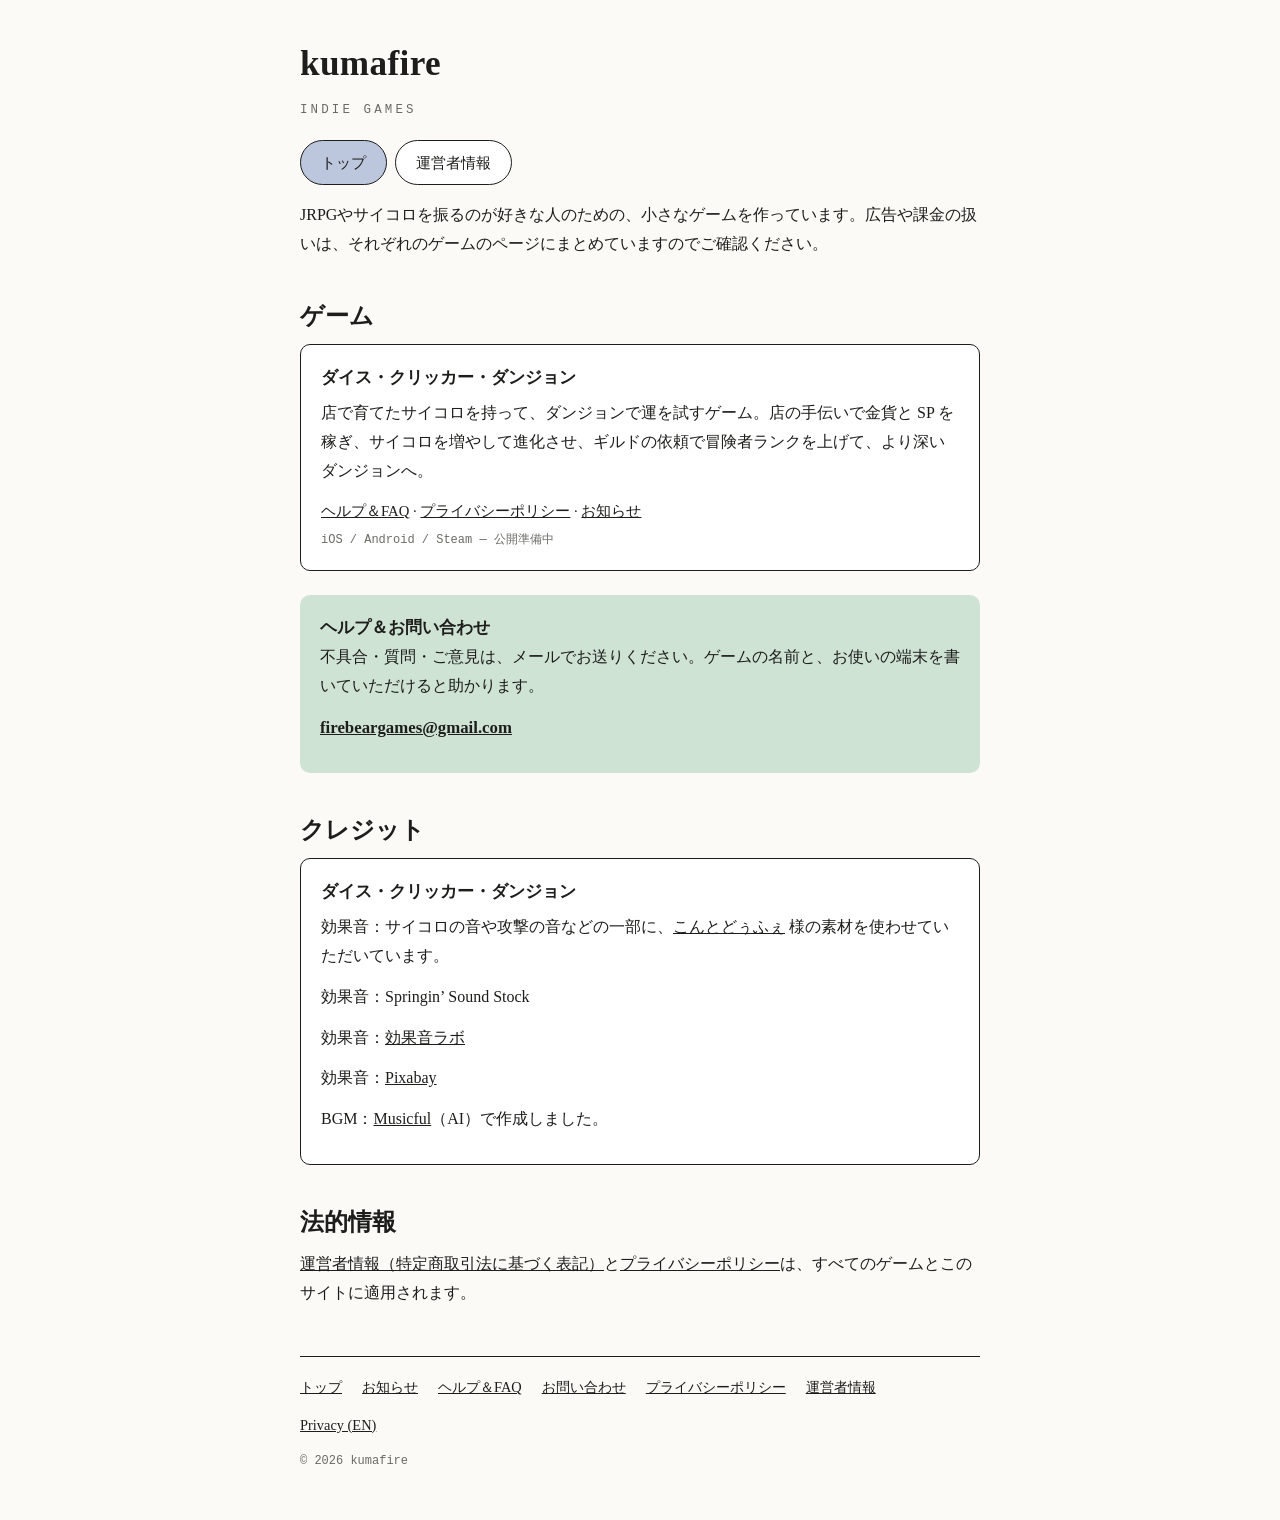
<file: index.html>
<!doctype html>
<html lang="ja"><head><meta charset="utf-8"><meta name="viewport" content="width=device-width,initial-scale=1">
<title>トップ｜kumafire</title><link rel="stylesheet" href="style.css"></head>
<body><div class="wrap">
<h1>kumafire</h1><div class="sub">INDIE GAMES</div>
<nav><a href="index.html" class="on">トップ</a><a href="about.html">運営者情報</a></nav>
<p>JRPGやサイコロを振るのが好きな人のための、小さなゲームを作っています。広告や課金の扱いは、それぞれのゲームのページにまとめていますのでご確認ください。</p>
<h2>ゲーム</h2>
<div class="card">
<h3>ダイス・クリッカー・ダンジョン</h3>
<p>店で育てたサイコロを持って、ダンジョンで運を試すゲーム。店の手伝いで金貨と SP を稼ぎ、サイコロを増やして進化させ、ギルドの依頼で冒険者ランクを上げて、より深いダンジョンへ。</p>
<div class="links"><a href="faq.html">ヘルプ＆FAQ</a> · <a href="privacy.html">プライバシーポリシー</a> · <a href="news.html">お知らせ</a></div>
<div class="meta">iOS / Android / Steam — 公開準備中</div>
</div>
<div class="help"><b>ヘルプ＆お問い合わせ</b>
<p>不具合・質問・ご意見は、メールでお送りください。ゲームの名前と、お使いの端末を書いていただけると助かります。</p>
<p><a href="mailto:firebeargames@gmail.com"><b>firebeargames@gmail.com</b></a></p></div>
<h2>クレジット</h2>
<div class="card">
<h3>ダイス・クリッカー・ダンジョン</h3>
<p>効果音：サイコロの音や攻撃の音などの一部に、<a href="https://conte-de-fees.com/" target="_blank" rel="noopener">こんとどぅふぇ</a> 様の素材を使わせていただいています。</p>
<p>効果音：Springin’ Sound Stock</p>
<p>効果音：<a href="https://soundeffect-lab.info/" target="_blank" rel="noopener">効果音ラボ</a></p>
<p>効果音：<a href="https://pixabay.com/sound-effects/" target="_blank" rel="noopener">Pixabay</a></p>
<p>BGM：<a href="https://www.musicful.ai" target="_blank" rel="noopener">Musicful</a>（AI）で作成しました。</p>
</div>
<h2>法的情報</h2>
<p><a href="about.html">運営者情報（特定商取引法に基づく表記）</a>と<a href="privacy.html">プライバシーポリシー</a>は、すべてのゲームとこのサイトに適用されます。</p>
<footer><a href="index.html">トップ</a><a href="news.html">お知らせ</a><a href="faq.html">ヘルプ＆FAQ</a><a href="contact.html">お問い合わせ</a><a href="privacy.html">プライバシーポリシー</a><a href="about.html">運営者情報</a><a href="privacy_en.html">Privacy (EN)</a><span class="meta">© 2026 kumafire</span></footer>
</div></body></html>
</file>
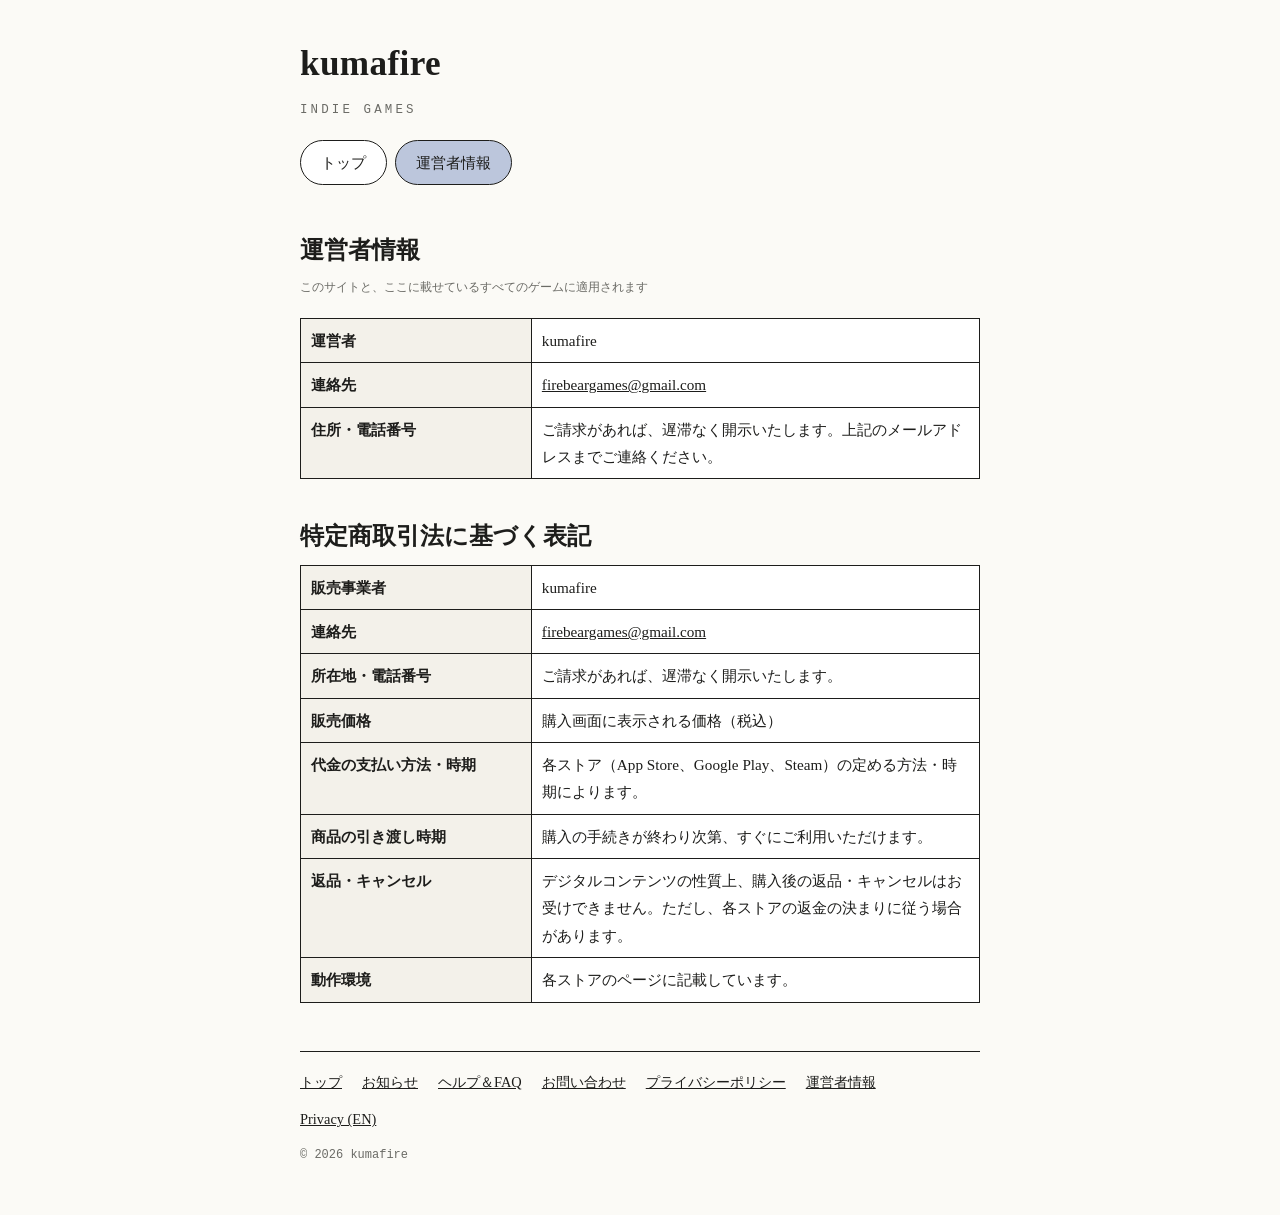
<file: about.html>
<!doctype html>
<html lang="ja"><head><meta charset="utf-8"><meta name="viewport" content="width=device-width,initial-scale=1">
<title>運営者情報｜kumafire</title><link rel="stylesheet" href="style.css"></head>
<body><div class="wrap">
<h1>kumafire</h1><div class="sub">INDIE GAMES</div>
<nav><a href="index.html">トップ</a><a href="about.html" class="on">運営者情報</a></nav>

<h2>運営者情報</h2>
<span class="meta">このサイトと、ここに載せているすべてのゲームに適用されます</span>
<table>
<tr><th>運営者</th><td>kumafire</td></tr>
<tr><th>連絡先</th><td><a href="mailto:firebeargames@gmail.com">firebeargames@gmail.com</a></td></tr>
<tr><th>住所・電話番号</th><td>ご請求があれば、遅滞なく開示いたします。上記のメールアドレスまでご連絡ください。</td></tr>
</table>
<h2>特定商取引法に基づく表記</h2>
<table>
<tr><th>販売事業者</th><td>kumafire</td></tr>
<tr><th>連絡先</th><td><a href="mailto:firebeargames@gmail.com">firebeargames@gmail.com</a></td></tr>
<tr><th>所在地・電話番号</th><td>ご請求があれば、遅滞なく開示いたします。</td></tr>
<tr><th>販売価格</th><td>購入画面に表示される価格（税込）</td></tr>
<tr><th>代金の支払い方法・時期</th><td>各ストア（App Store、Google Play、Steam）の定める方法・時期によります。</td></tr>
<tr><th>商品の引き渡し時期</th><td>購入の手続きが終わり次第、すぐにご利用いただけます。</td></tr>
<tr><th>返品・キャンセル</th><td>デジタルコンテンツの性質上、購入後の返品・キャンセルはお受けできません。ただし、各ストアの返金の決まりに従う場合があります。</td></tr>
<tr><th>動作環境</th><td>各ストアのページに記載しています。</td></tr>
</table>

<footer><a href="index.html">トップ</a><a href="news.html">お知らせ</a><a href="faq.html">ヘルプ＆FAQ</a><a href="contact.html">お問い合わせ</a><a href="privacy.html">プライバシーポリシー</a><a href="about.html">運営者情報</a><a href="privacy_en.html">Privacy (EN)</a><span class="meta">© 2026 kumafire</span></footer>
</div></body></html>
</file>
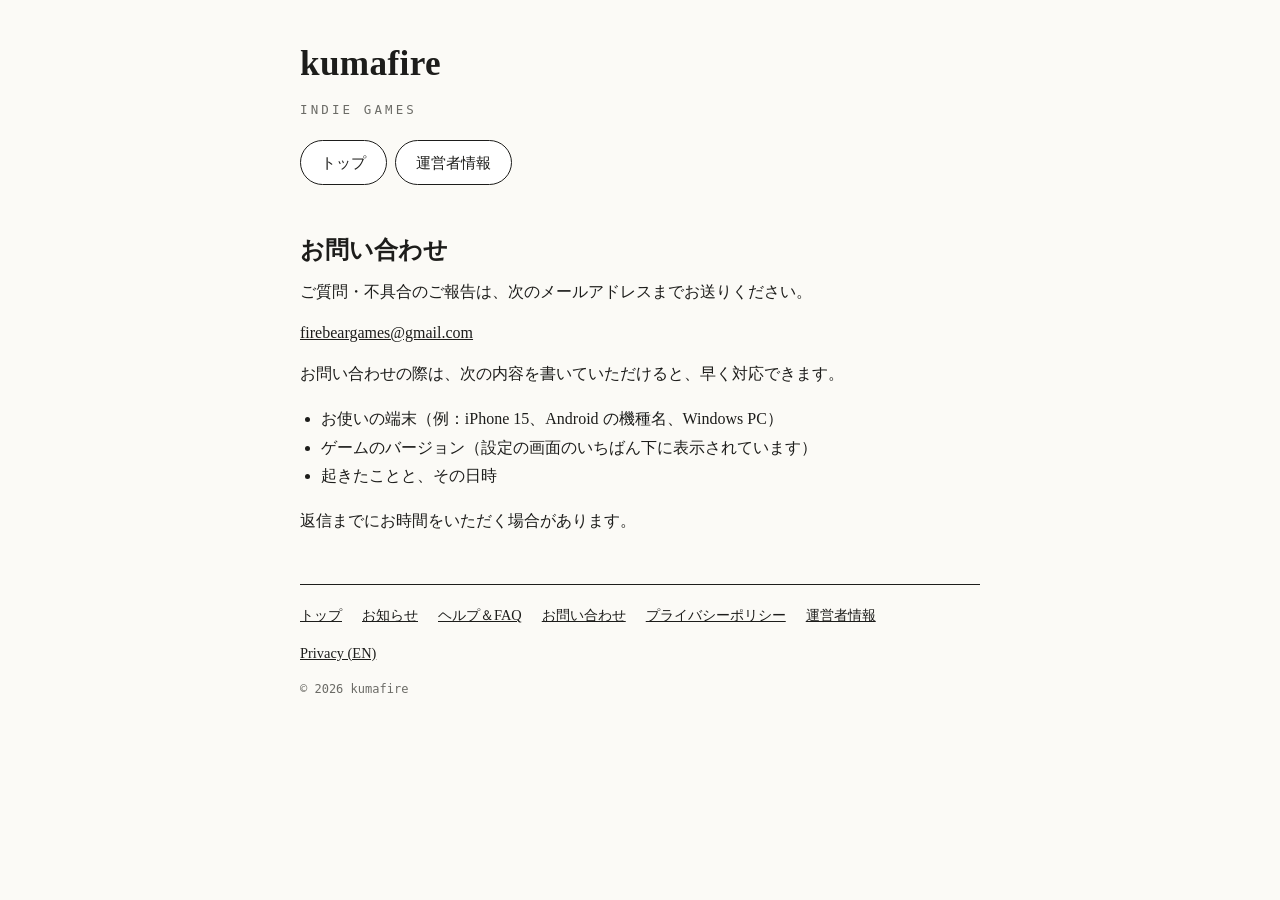
<file: contact.html>
<!doctype html>
<html lang="ja"><head><meta charset="utf-8"><meta name="viewport" content="width=device-width,initial-scale=1">
<title>お問い合わせ｜kumafire</title><link rel="stylesheet" href="style.css"></head>
<body><div class="wrap">
<h1>kumafire</h1><div class="sub">INDIE GAMES</div>
<nav><a href="index.html">トップ</a><a href="about.html">運営者情報</a></nav>

<h2>お問い合わせ</h2>
<p>ご質問・不具合のご報告は、次のメールアドレスまでお送りください。</p>
<p><a href="mailto:firebeargames@gmail.com">firebeargames@gmail.com</a></p>
<p>お問い合わせの際は、次の内容を書いていただけると、早く対応できます。</p>
<ul>
<li>お使いの端末（例：iPhone 15、Android の機種名、Windows PC）</li>
<li>ゲームのバージョン（設定の画面のいちばん下に表示されています）</li>
<li>起きたことと、その日時</li>
</ul>
<p>返信までにお時間をいただく場合があります。</p>

<footer><a href="index.html">トップ</a><a href="news.html">お知らせ</a><a href="faq.html">ヘルプ＆FAQ</a><a href="contact.html">お問い合わせ</a><a href="privacy.html">プライバシーポリシー</a><a href="about.html">運営者情報</a><a href="privacy_en.html">Privacy (EN)</a><span class="meta">© 2026 kumafire</span></footer>
</div></body></html>
</file>
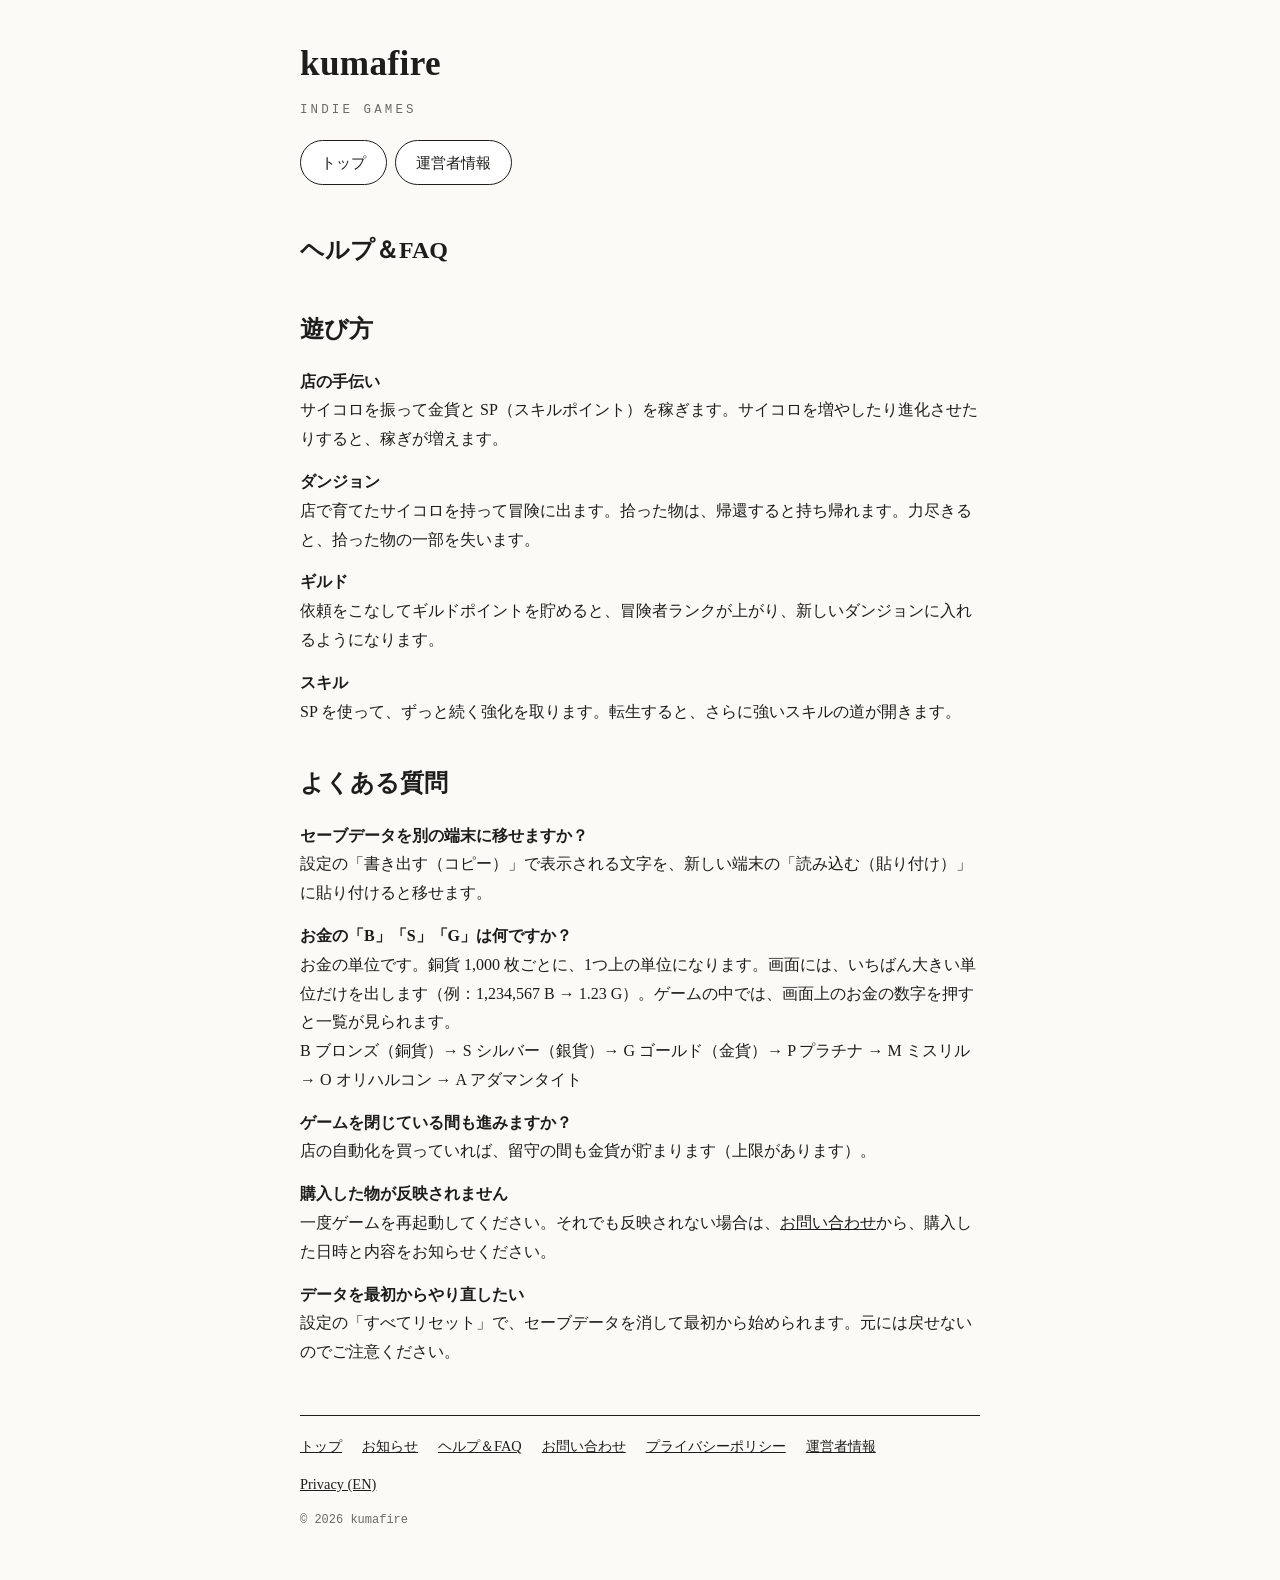
<file: faq.html>
<!doctype html>
<html lang="ja"><head><meta charset="utf-8"><meta name="viewport" content="width=device-width,initial-scale=1">
<title>ヘルプ＆FAQ｜kumafire</title><link rel="stylesheet" href="style.css"></head>
<body><div class="wrap">
<h1>kumafire</h1><div class="sub">INDIE GAMES</div>
<nav><a href="index.html">トップ</a><a href="about.html">運営者情報</a></nav>

<h2>ヘルプ＆FAQ</h2>
<h2>遊び方</h2>
<dl>
<dt>店の手伝い</dt><dd>サイコロを振って金貨と SP（スキルポイント）を稼ぎます。サイコロを増やしたり進化させたりすると、稼ぎが増えます。</dd>
<dt>ダンジョン</dt><dd>店で育てたサイコロを持って冒険に出ます。拾った物は、帰還すると持ち帰れます。力尽きると、拾った物の一部を失います。</dd>
<dt>ギルド</dt><dd>依頼をこなしてギルドポイントを貯めると、冒険者ランクが上がり、新しいダンジョンに入れるようになります。</dd>
<dt>スキル</dt><dd>SP を使って、ずっと続く強化を取ります。転生すると、さらに強いスキルの道が開きます。</dd>
</dl>
<h2>よくある質問</h2>
<dl>
<dt>セーブデータを別の端末に移せますか？</dt><dd>設定の「書き出す（コピー）」で表示される文字を、新しい端末の「読み込む（貼り付け）」に貼り付けると移せます。</dd>
<dt>お金の「B」「S」「G」は何ですか？</dt><dd>お金の単位です。銅貨 1,000 枚ごとに、1つ上の単位になります。画面には、いちばん大きい単位だけを出します（例：1,234,567 B → 1.23 G）。ゲームの中では、画面上のお金の数字を押すと一覧が見られます。<br>B ブロンズ（銅貨）→ S シルバー（銀貨）→ G ゴールド（金貨）→ P プラチナ → M ミスリル → O オリハルコン → A アダマンタイト</dd>
<dt>ゲームを閉じている間も進みますか？</dt><dd>店の自動化を買っていれば、留守の間も金貨が貯まります（上限があります）。</dd>
<dt>購入した物が反映されません</dt><dd>一度ゲームを再起動してください。それでも反映されない場合は、<a href="contact.html">お問い合わせ</a>から、購入した日時と内容をお知らせください。</dd>
<dt>データを最初からやり直したい</dt><dd>設定の「すべてリセット」で、セーブデータを消して最初から始められます。元には戻せないのでご注意ください。</dd>
</dl>

<footer><a href="index.html">トップ</a><a href="news.html">お知らせ</a><a href="faq.html">ヘルプ＆FAQ</a><a href="contact.html">お問い合わせ</a><a href="privacy.html">プライバシーポリシー</a><a href="about.html">運営者情報</a><a href="privacy_en.html">Privacy (EN)</a><span class="meta">© 2026 kumafire</span></footer>
</div></body></html>
</file>
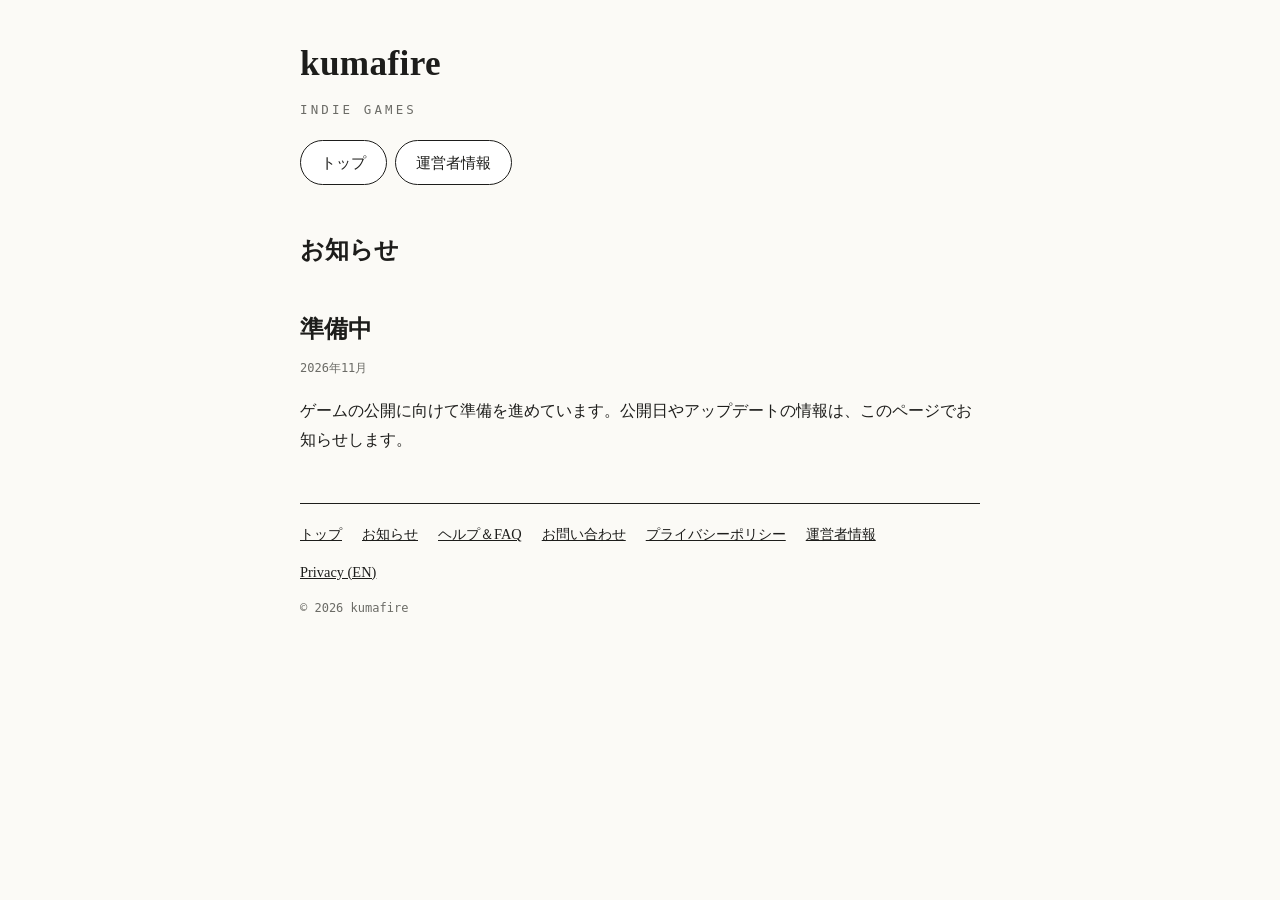
<file: news.html>
<!doctype html>
<html lang="ja"><head><meta charset="utf-8"><meta name="viewport" content="width=device-width,initial-scale=1">
<title>お知らせ｜kumafire</title><link rel="stylesheet" href="style.css"></head>
<body><div class="wrap">
<h1>kumafire</h1><div class="sub">INDIE GAMES</div>
<nav><a href="index.html">トップ</a><a href="about.html">運営者情報</a></nav>

<h2>お知らせ</h2>
<h2>準備中</h2>
<p class="meta">2026年11月</p>
<p>ゲームの公開に向けて準備を進めています。公開日やアップデートの情報は、このページでお知らせします。</p>

<footer><a href="index.html">トップ</a><a href="news.html">お知らせ</a><a href="faq.html">ヘルプ＆FAQ</a><a href="contact.html">お問い合わせ</a><a href="privacy.html">プライバシーポリシー</a><a href="about.html">運営者情報</a><a href="privacy_en.html">Privacy (EN)</a><span class="meta">© 2026 kumafire</span></footer>
</div></body></html>
</file>
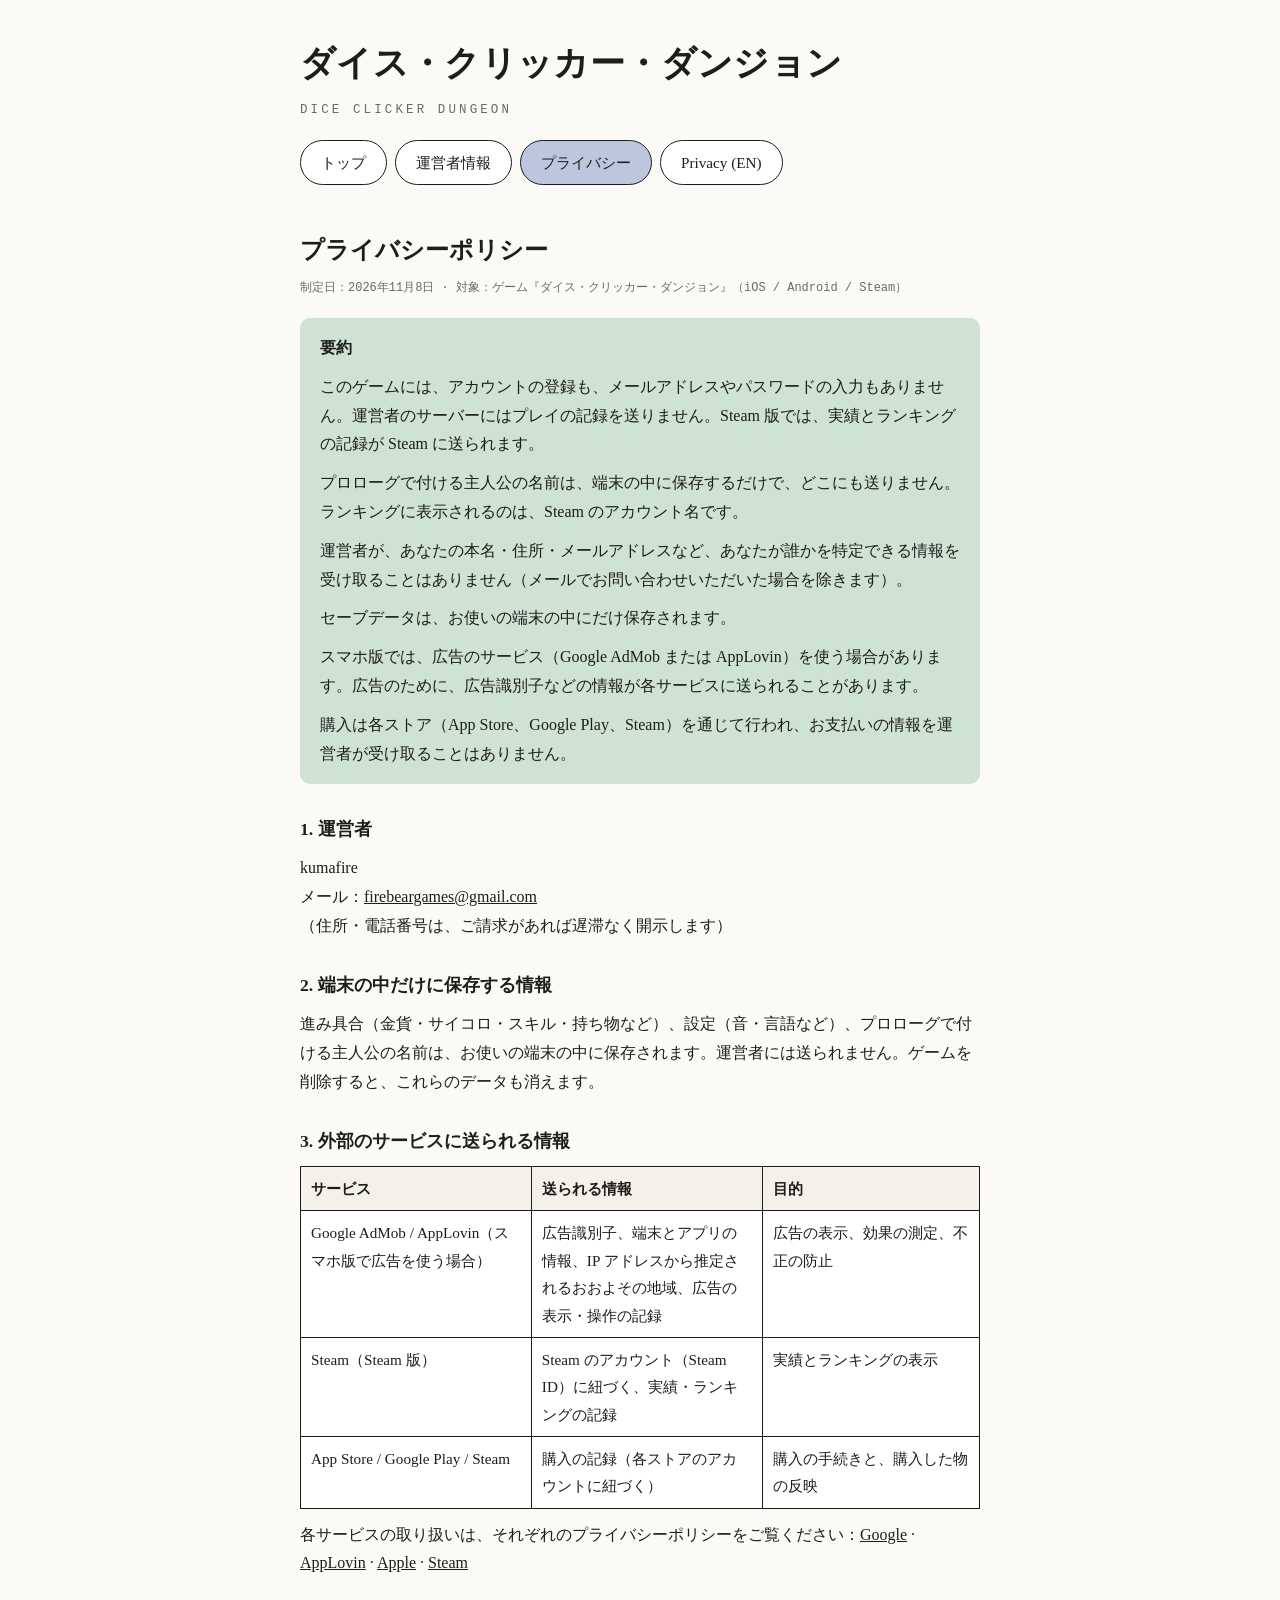
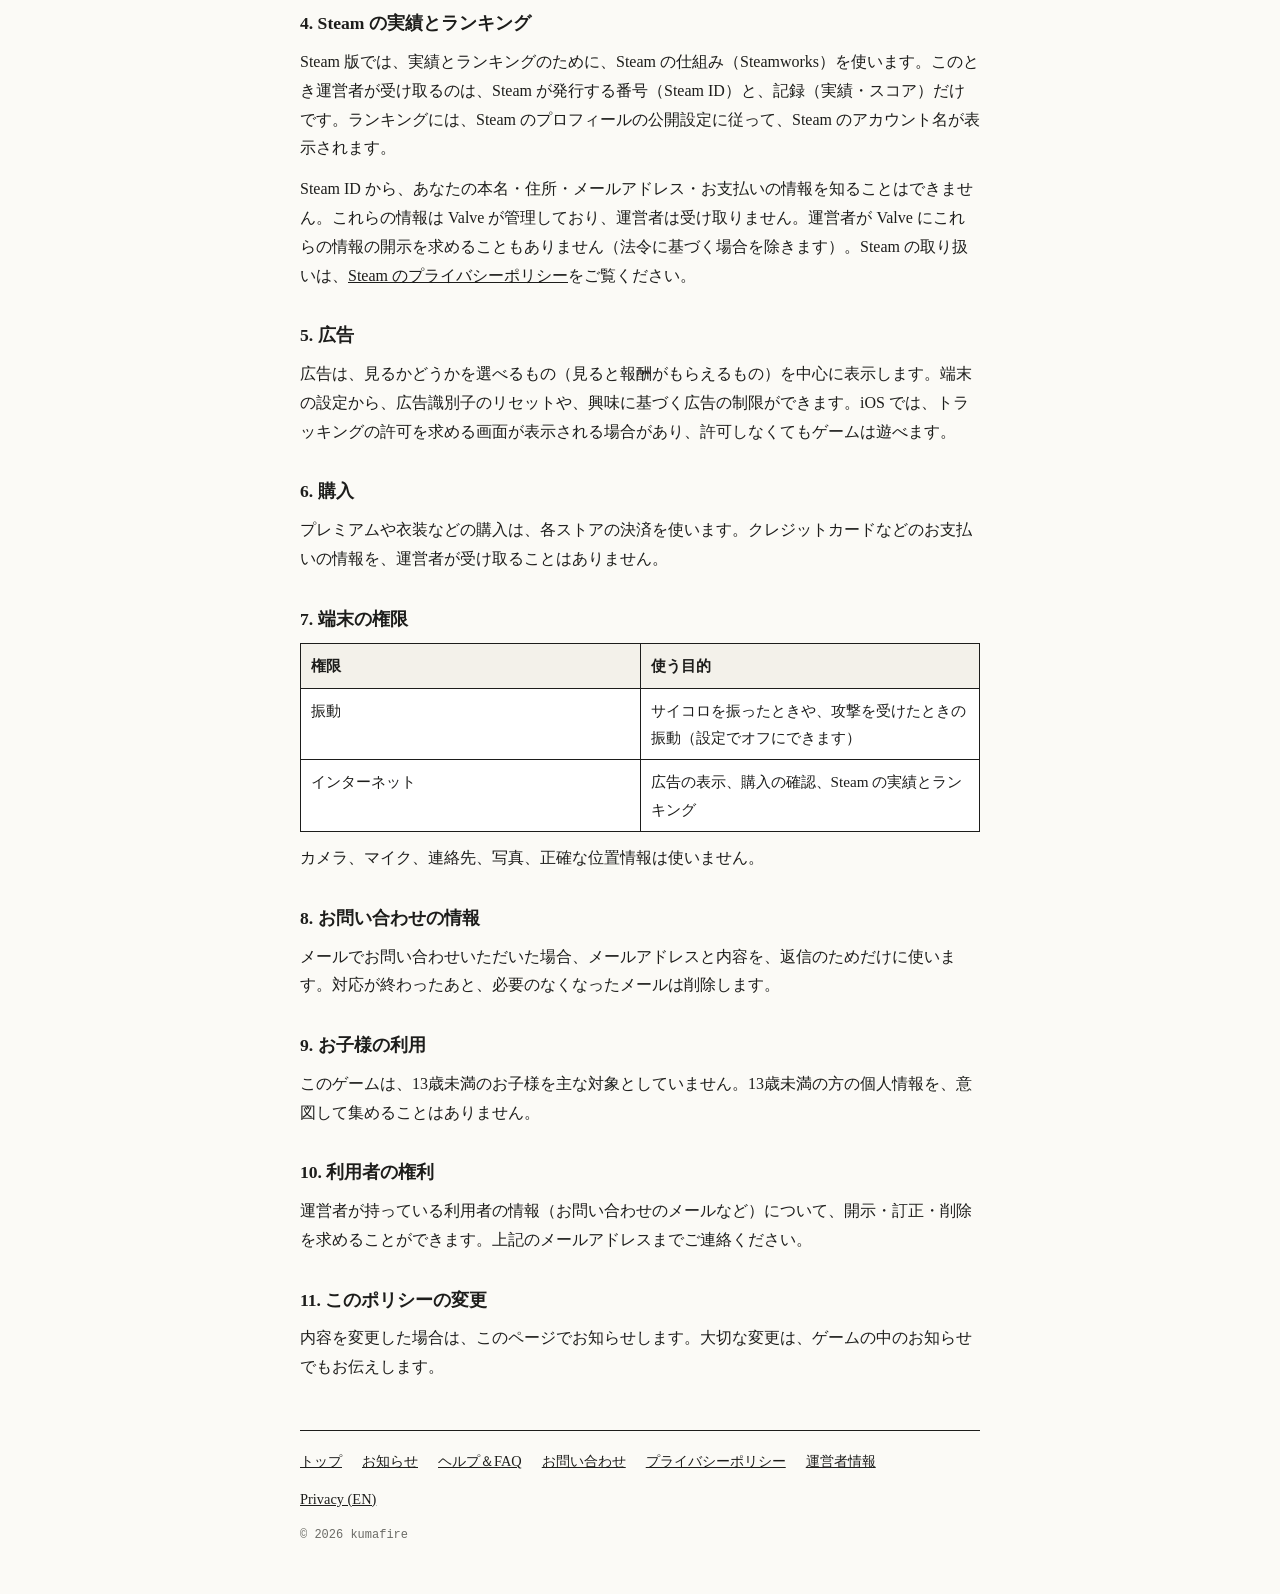
<file: privacy.html>
<!doctype html>
<html lang="ja"><head><meta charset="utf-8"><meta name="viewport" content="width=device-width,initial-scale=1">
<title>プライバシーポリシー｜ダイス・クリッカー・ダンジョン</title><link rel="stylesheet" href="style.css"></head>
<body><div class="wrap">
<h1>ダイス・クリッカー・ダンジョン</h1><div class="sub">DICE CLICKER DUNGEON</div>
<nav><a href="index.html">トップ</a><a href="about.html">運営者情報</a><a href="privacy.html" class="on">プライバシー</a><a href="privacy_en.html">Privacy (EN)</a></nav>
<h2>プライバシーポリシー</h2>
<span class="meta">制定日：2026年11月8日 · 対象：ゲーム『ダイス・クリッカー・ダンジョン』（iOS / Android / Steam）</span>
<div class="summary">
<p><b>要約</b></p>
<p>このゲームには、アカウントの登録も、メールアドレスやパスワードの入力もありません。運営者のサーバーにはプレイの記録を送りません。Steam 版では、実績とランキングの記録が Steam に送られます。</p>
<p>プロローグで付ける主人公の名前は、端末の中に保存するだけで、どこにも送りません。ランキングに表示されるのは、Steam のアカウント名です。</p>
<p>運営者が、あなたの本名・住所・メールアドレスなど、あなたが誰かを特定できる情報を受け取ることはありません（メールでお問い合わせいただいた場合を除きます）。</p>
<p>セーブデータは、お使いの端末の中にだけ保存されます。</p>
<p>スマホ版では、広告のサービス（Google AdMob または AppLovin）を使う場合があります。広告のために、広告識別子などの情報が各サービスに送られることがあります。</p>
<p>購入は各ストア（App Store、Google Play、Steam）を通じて行われ、お支払いの情報を運営者が受け取ることはありません。</p>
</div>
<h3 class="sec">1. 運営者</h3>
<p>kumafire<br>メール：<a href="mailto:firebeargames@gmail.com">firebeargames@gmail.com</a><br>（住所・電話番号は、ご請求があれば遅滞なく開示します）</p>
<h3 class="sec">2. 端末の中だけに保存する情報</h3>
<p>進み具合（金貨・サイコロ・スキル・持ち物など）、設定（音・言語など）、プロローグで付ける主人公の名前は、お使いの端末の中に保存されます。運営者には送られません。ゲームを削除すると、これらのデータも消えます。</p>
<h3 class="sec">3. 外部のサービスに送られる情報</h3>
<table>
<tr><th>サービス</th><th>送られる情報</th><th>目的</th></tr>
<tr><td>Google AdMob / AppLovin（スマホ版で広告を使う場合）</td><td>広告識別子、端末とアプリの情報、IP アドレスから推定されるおおよその地域、広告の表示・操作の記録</td><td>広告の表示、効果の測定、不正の防止</td></tr>
<tr><td>Steam（Steam 版）</td><td>Steam のアカウント（Steam ID）に紐づく、実績・ランキングの記録</td><td>実績とランキングの表示</td></tr>
<tr><td>App Store / Google Play / Steam</td><td>購入の記録（各ストアのアカウントに紐づく）</td><td>購入の手続きと、購入した物の反映</td></tr>
</table>
<p>各サービスの取り扱いは、それぞれのプライバシーポリシーをご覧ください：<a href="https://policies.google.com/privacy" target="_blank" rel="noopener">Google</a> · <a href="https://www.applovin.com/privacy/" target="_blank" rel="noopener">AppLovin</a> · <a href="https://www.apple.com/legal/privacy/" target="_blank" rel="noopener">Apple</a> · <a href="https://store.steampowered.com/privacy_agreement/" target="_blank" rel="noopener">Steam</a></p>
<h3 class="sec">4. Steam の実績とランキング</h3>
<p>Steam 版では、実績とランキングのために、Steam の仕組み（Steamworks）を使います。このとき運営者が受け取るのは、Steam が発行する番号（Steam ID）と、記録（実績・スコア）だけです。ランキングには、Steam のプロフィールの公開設定に従って、Steam のアカウント名が表示されます。</p>
<p>Steam ID から、あなたの本名・住所・メールアドレス・お支払いの情報を知ることはできません。これらの情報は Valve が管理しており、運営者は受け取りません。運営者が Valve にこれらの情報の開示を求めることもありません（法令に基づく場合を除きます）。Steam の取り扱いは、<a href="https://store.steampowered.com/privacy_agreement/" target="_blank" rel="noopener">Steam のプライバシーポリシー</a>をご覧ください。</p>
<h3 class="sec">5. 広告</h3>
<p>広告は、見るかどうかを選べるもの（見ると報酬がもらえるもの）を中心に表示します。端末の設定から、広告識別子のリセットや、興味に基づく広告の制限ができます。iOS では、トラッキングの許可を求める画面が表示される場合があり、許可しなくてもゲームは遊べます。</p>
<h3 class="sec">6. 購入</h3>
<p>プレミアムや衣装などの購入は、各ストアの決済を使います。クレジットカードなどのお支払いの情報を、運営者が受け取ることはありません。</p>
<h3 class="sec">7. 端末の権限</h3>
<table>
<tr><th>権限</th><th>使う目的</th></tr>
<tr><td>振動</td><td>サイコロを振ったときや、攻撃を受けたときの振動（設定でオフにできます）</td></tr>
<tr><td>インターネット</td><td>広告の表示、購入の確認、Steam の実績とランキング</td></tr>
</table>
<p>カメラ、マイク、連絡先、写真、正確な位置情報は使いません。</p>
<h3 class="sec">8. お問い合わせの情報</h3>
<p>メールでお問い合わせいただいた場合、メールアドレスと内容を、返信のためだけに使います。対応が終わったあと、必要のなくなったメールは削除します。</p>
<h3 class="sec">9. お子様の利用</h3>
<p>このゲームは、13歳未満のお子様を主な対象としていません。13歳未満の方の個人情報を、意図して集めることはありません。</p>
<h3 class="sec">10. 利用者の権利</h3>
<p>運営者が持っている利用者の情報（お問い合わせのメールなど）について、開示・訂正・削除を求めることができます。上記のメールアドレスまでご連絡ください。</p>
<h3 class="sec">11. このポリシーの変更</h3>
<p>内容を変更した場合は、このページでお知らせします。大切な変更は、ゲームの中のお知らせでもお伝えします。</p>

<footer><a href="index.html">トップ</a><a href="news.html">お知らせ</a><a href="faq.html">ヘルプ＆FAQ</a><a href="contact.html">お問い合わせ</a><a href="privacy.html">プライバシーポリシー</a><a href="about.html">運営者情報</a><a href="privacy_en.html">Privacy (EN)</a><span class="meta">© 2026 kumafire</span></footer>
</div></body></html>
</file>
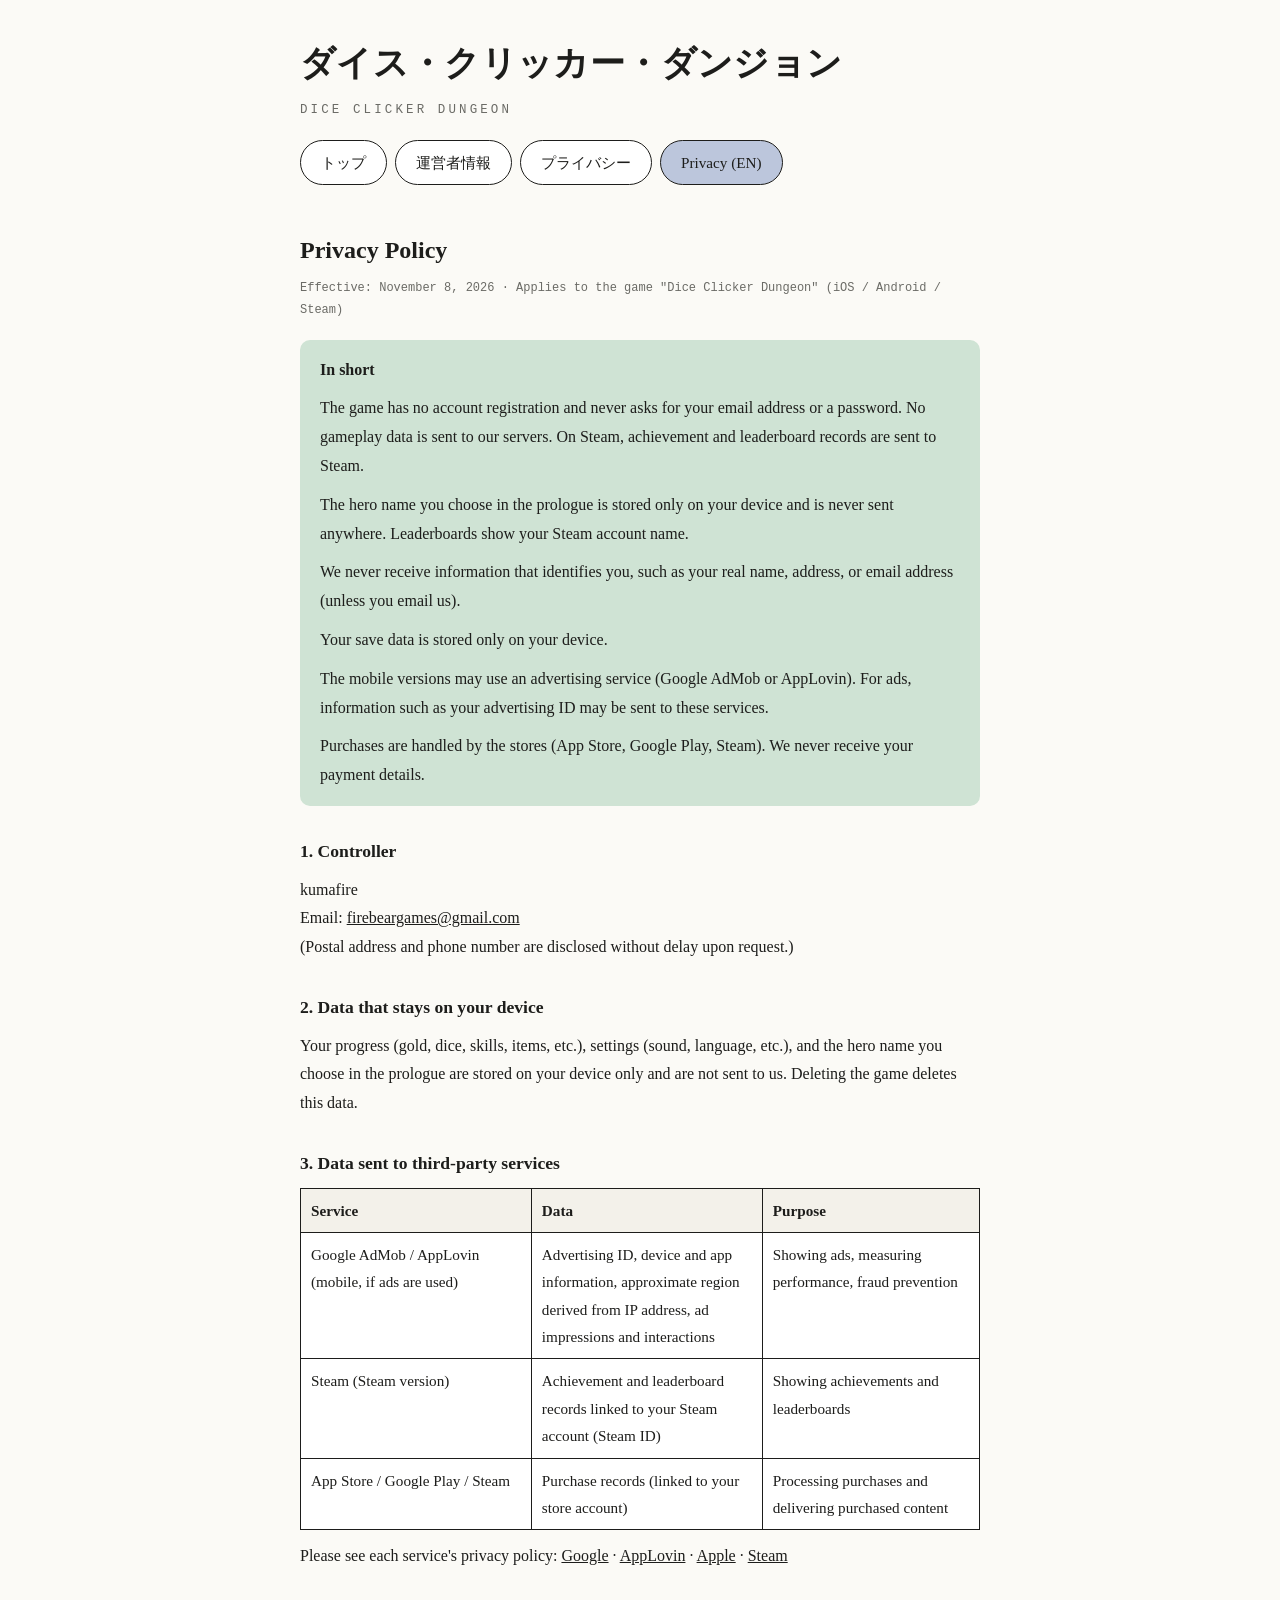
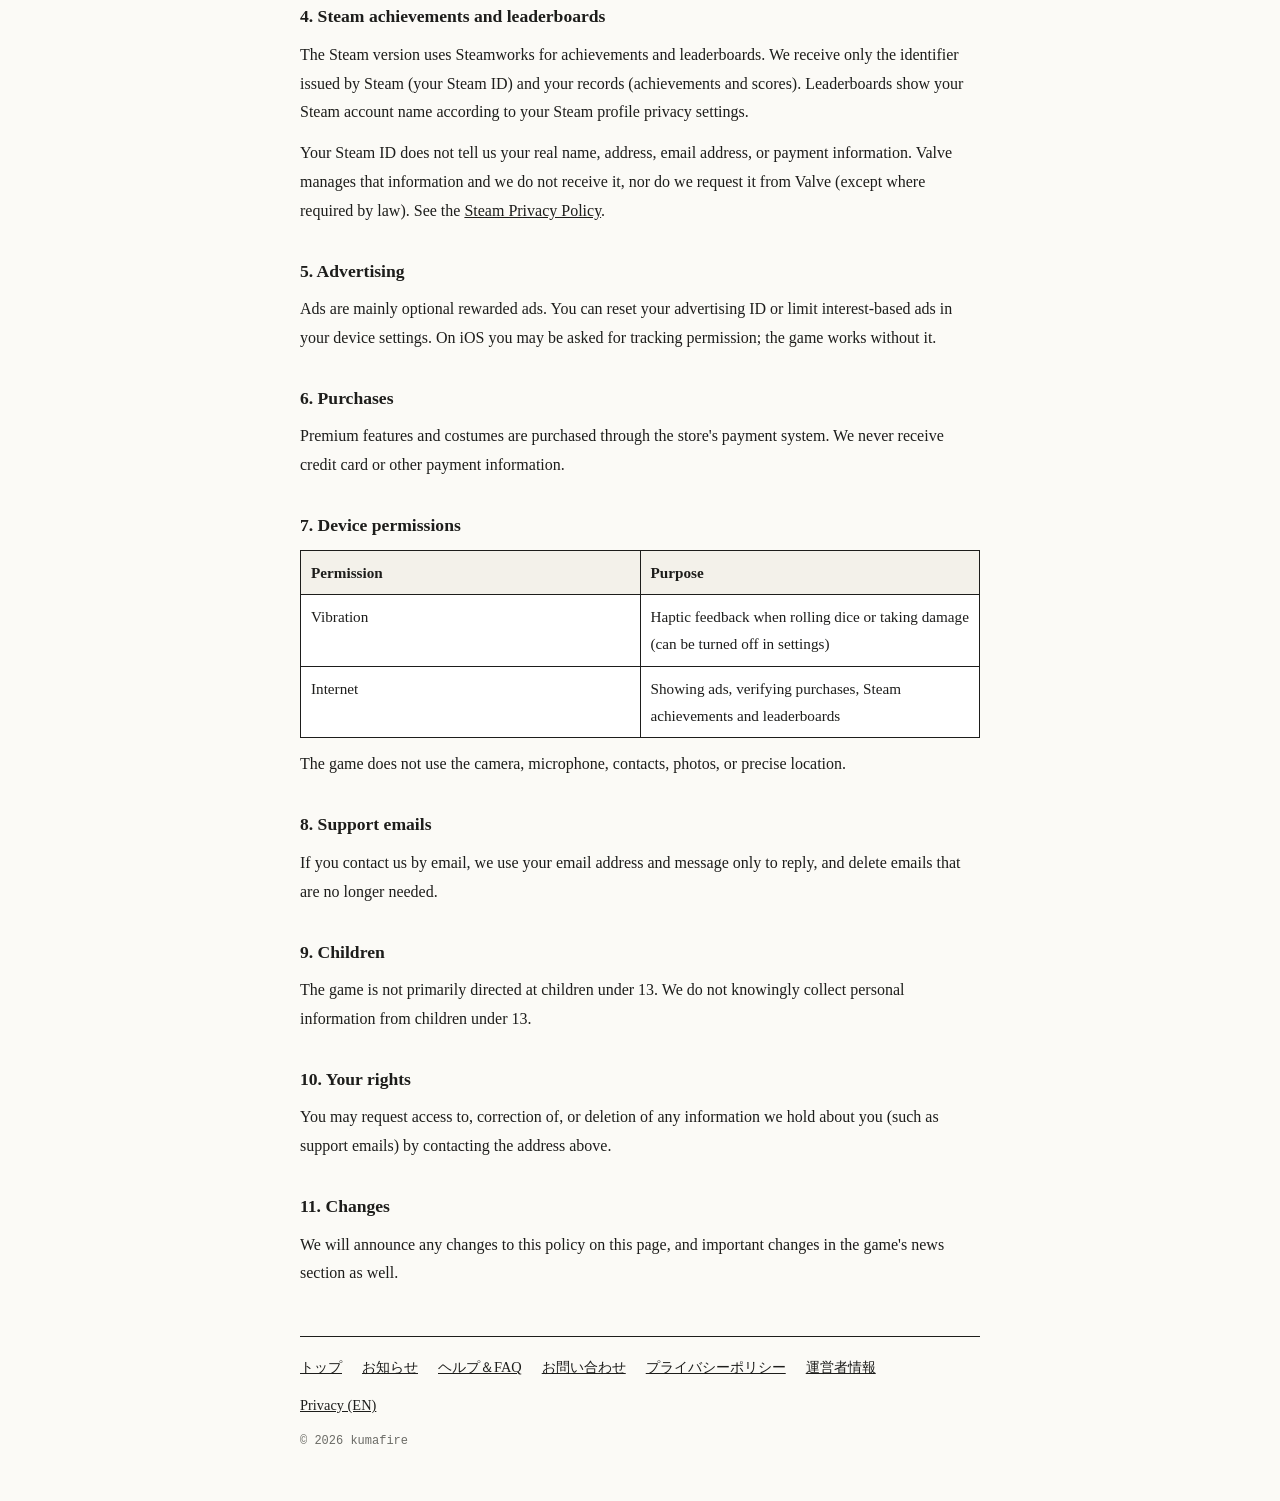
<file: privacy_en.html>
<!doctype html>
<html lang="en"><head><meta charset="utf-8"><meta name="viewport" content="width=device-width,initial-scale=1">
<title>Privacy Policy | Dice Clicker Dungeon</title><link rel="stylesheet" href="style.css"></head>
<body><div class="wrap">
<h1>ダイス・クリッカー・ダンジョン</h1><div class="sub">DICE CLICKER DUNGEON</div>
<nav><a href="index.html">トップ</a><a href="about.html">運営者情報</a><a href="privacy.html">プライバシー</a><a href="privacy_en.html" class="on">Privacy (EN)</a></nav>
<h2>Privacy Policy</h2>
<span class="meta">Effective: November 8, 2026 · Applies to the game "Dice Clicker Dungeon" (iOS / Android / Steam)</span>
<div class="summary">
<p><b>In short</b></p>
<p>The game has no account registration and never asks for your email address or a password. No gameplay data is sent to our servers. On Steam, achievement and leaderboard records are sent to Steam.</p>
<p>The hero name you choose in the prologue is stored only on your device and is never sent anywhere. Leaderboards show your Steam account name.</p>
<p>We never receive information that identifies you, such as your real name, address, or email address (unless you email us).</p>
<p>Your save data is stored only on your device.</p>
<p>The mobile versions may use an advertising service (Google AdMob or AppLovin). For ads, information such as your advertising ID may be sent to these services.</p>
<p>Purchases are handled by the stores (App Store, Google Play, Steam). We never receive your payment details.</p>
</div>
<h3 class="sec">1. Controller</h3>
<p>kumafire<br>Email: <a href="mailto:firebeargames@gmail.com">firebeargames@gmail.com</a><br>(Postal address and phone number are disclosed without delay upon request.)</p>
<h3 class="sec">2. Data that stays on your device</h3>
<p>Your progress (gold, dice, skills, items, etc.), settings (sound, language, etc.), and the hero name you choose in the prologue are stored on your device only and are not sent to us. Deleting the game deletes this data.</p>
<h3 class="sec">3. Data sent to third-party services</h3>
<table>
<tr><th>Service</th><th>Data</th><th>Purpose</th></tr>
<tr><td>Google AdMob / AppLovin (mobile, if ads are used)</td><td>Advertising ID, device and app information, approximate region derived from IP address, ad impressions and interactions</td><td>Showing ads, measuring performance, fraud prevention</td></tr>
<tr><td>Steam (Steam version)</td><td>Achievement and leaderboard records linked to your Steam account (Steam ID)</td><td>Showing achievements and leaderboards</td></tr>
<tr><td>App Store / Google Play / Steam</td><td>Purchase records (linked to your store account)</td><td>Processing purchases and delivering purchased content</td></tr>
</table>
<p>Please see each service's privacy policy: <a href="https://policies.google.com/privacy" target="_blank" rel="noopener">Google</a> · <a href="https://www.applovin.com/privacy/" target="_blank" rel="noopener">AppLovin</a> · <a href="https://www.apple.com/legal/privacy/" target="_blank" rel="noopener">Apple</a> · <a href="https://store.steampowered.com/privacy_agreement/" target="_blank" rel="noopener">Steam</a></p>
<h3 class="sec">4. Steam achievements and leaderboards</h3>
<p>The Steam version uses Steamworks for achievements and leaderboards. We receive only the identifier issued by Steam (your Steam ID) and your records (achievements and scores). Leaderboards show your Steam account name according to your Steam profile privacy settings.</p>
<p>Your Steam ID does not tell us your real name, address, email address, or payment information. Valve manages that information and we do not receive it, nor do we request it from Valve (except where required by law). See the <a href="https://store.steampowered.com/privacy_agreement/" target="_blank" rel="noopener">Steam Privacy Policy</a>.</p>
<h3 class="sec">5. Advertising</h3>
<p>Ads are mainly optional rewarded ads. You can reset your advertising ID or limit interest-based ads in your device settings. On iOS you may be asked for tracking permission; the game works without it.</p>
<h3 class="sec">6. Purchases</h3>
<p>Premium features and costumes are purchased through the store's payment system. We never receive credit card or other payment information.</p>
<h3 class="sec">7. Device permissions</h3>
<table>
<tr><th>Permission</th><th>Purpose</th></tr>
<tr><td>Vibration</td><td>Haptic feedback when rolling dice or taking damage (can be turned off in settings)</td></tr>
<tr><td>Internet</td><td>Showing ads, verifying purchases, Steam achievements and leaderboards</td></tr>
</table>
<p>The game does not use the camera, microphone, contacts, photos, or precise location.</p>
<h3 class="sec">8. Support emails</h3>
<p>If you contact us by email, we use your email address and message only to reply, and delete emails that are no longer needed.</p>
<h3 class="sec">9. Children</h3>
<p>The game is not primarily directed at children under 13. We do not knowingly collect personal information from children under 13.</p>
<h3 class="sec">10. Your rights</h3>
<p>You may request access to, correction of, or deletion of any information we hold about you (such as support emails) by contacting the address above.</p>
<h3 class="sec">11. Changes</h3>
<p>We will announce any changes to this policy on this page, and important changes in the game's news section as well.</p>

<footer><a href="index.html">トップ</a><a href="news.html">お知らせ</a><a href="faq.html">ヘルプ＆FAQ</a><a href="contact.html">お問い合わせ</a><a href="privacy.html">プライバシーポリシー</a><a href="about.html">運営者情報</a><a href="privacy_en.html">Privacy (EN)</a><span class="meta">© 2026 kumafire</span></footer>
</div></body></html>
</file>
<file: style.css>
:root{--bg:#fbfaf6;--ink:#1d1d1b;--muted:#6b6b66;--line:#1d1d1b;--soft:#e8e6df;--accent:#cfe3d4}
*{box-sizing:border-box}
body{margin:0;background:var(--bg);color:var(--ink);font-family:"Hiragino Mincho ProN","Yu Mincho","Noto Serif JP",Georgia,serif;line-height:1.8}
.wrap{max-width:720px;margin:0 auto;padding:32px 20px 48px}
h1{font-size:clamp(1.45rem,6.2vw,2.2rem);margin:0;letter-spacing:.01em}
.sub{font-family:ui-monospace,Menlo,Consolas,monospace;font-size:.78rem;color:var(--muted);letter-spacing:.25em;margin:4px 0 0}
nav{margin:18px 0 8px}
nav a{display:inline-block;padding:8px 20px;margin:0 8px 8px 0;border:1.5px solid var(--line);border-radius:999px;color:var(--ink);text-decoration:none;font-size:.95rem;background:#fff}
nav a.on{background:#bcc6dc}
h2{font-size:1.5rem;margin:36px 0 6px}
h2+.meta{display:block;margin-bottom:18px}
h3{font-size:1.05rem;margin:0 0 6px}
p{margin:0 0 12px}
a{color:var(--ink)}
.card{border:1.5px solid var(--line);border-radius:10px;padding:18px 20px;margin:0 0 16px;background:#fff}
.card .links{margin:8px 0 6px;font-size:.92rem}
.card .links a{text-decoration:underline}
.meta{font-family:ui-monospace,Menlo,Consolas,monospace;font-size:.75rem;color:var(--muted)}
.help{background:var(--accent);border-radius:10px;padding:18px 20px;margin:24px 0}
.help b{font-size:1.05rem}
dl dt{font-weight:bold;margin-top:14px}
dl dd{margin:0 0 6px}
table{border-collapse:collapse;width:100%;font-size:.95rem;background:#fff;margin-bottom:12px}
th,td{border:1px solid var(--line);padding:8px 10px;text-align:left;vertical-align:top}
th{width:34%;background:#f3f1ea;font-weight:bold}
ul{padding-left:1.3em}
footer{border-top:1.5px solid var(--line);margin-top:48px;padding-top:18px;font-size:.9rem}
footer a{margin:0 20px 12px 0;display:inline-block}
footer .meta{display:block}
.summary{background:var(--accent);border-radius:10px;padding:16px 20px;margin:18px 0 26px}
.summary p{margin:0 0 10px}
.summary p:last-child{margin:0}
h3.sec{font-size:1.1rem;margin:30px 0 8px}
td.small,th.small{font-size:.85rem}
</file>
